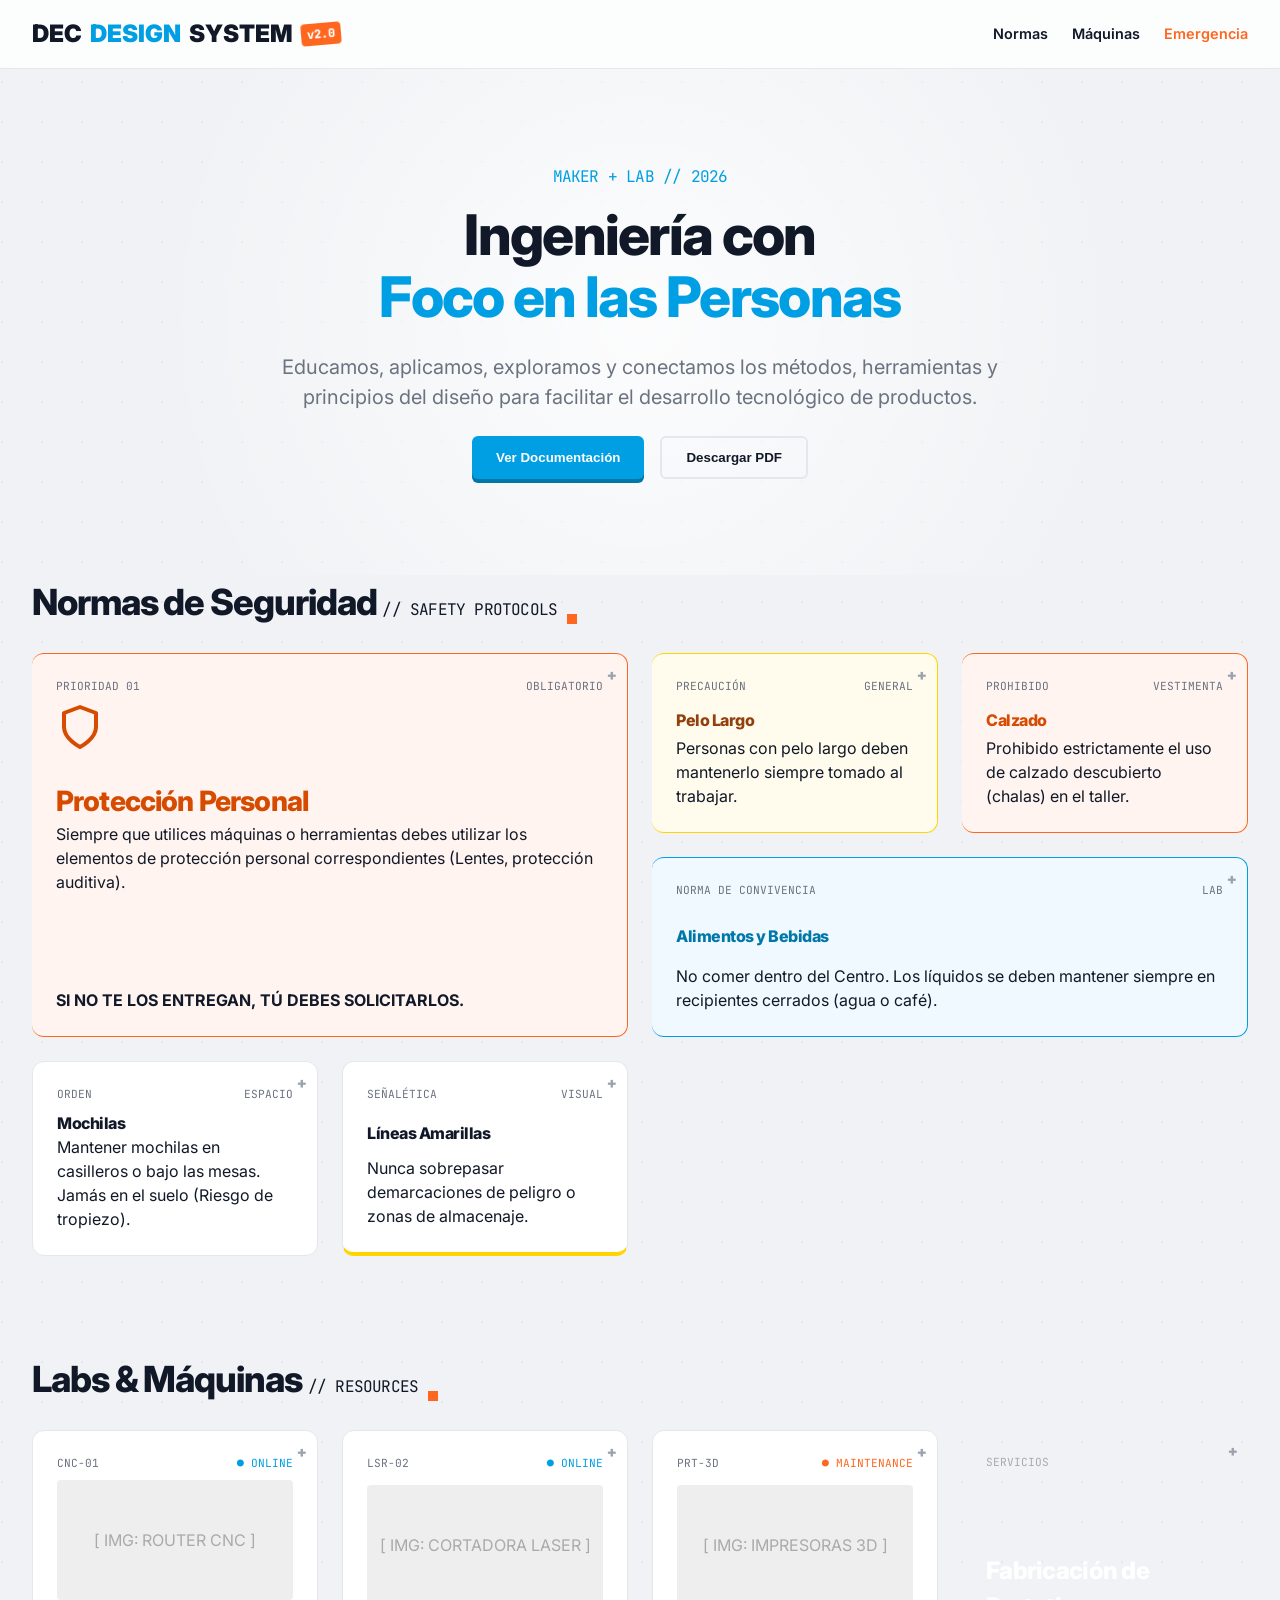
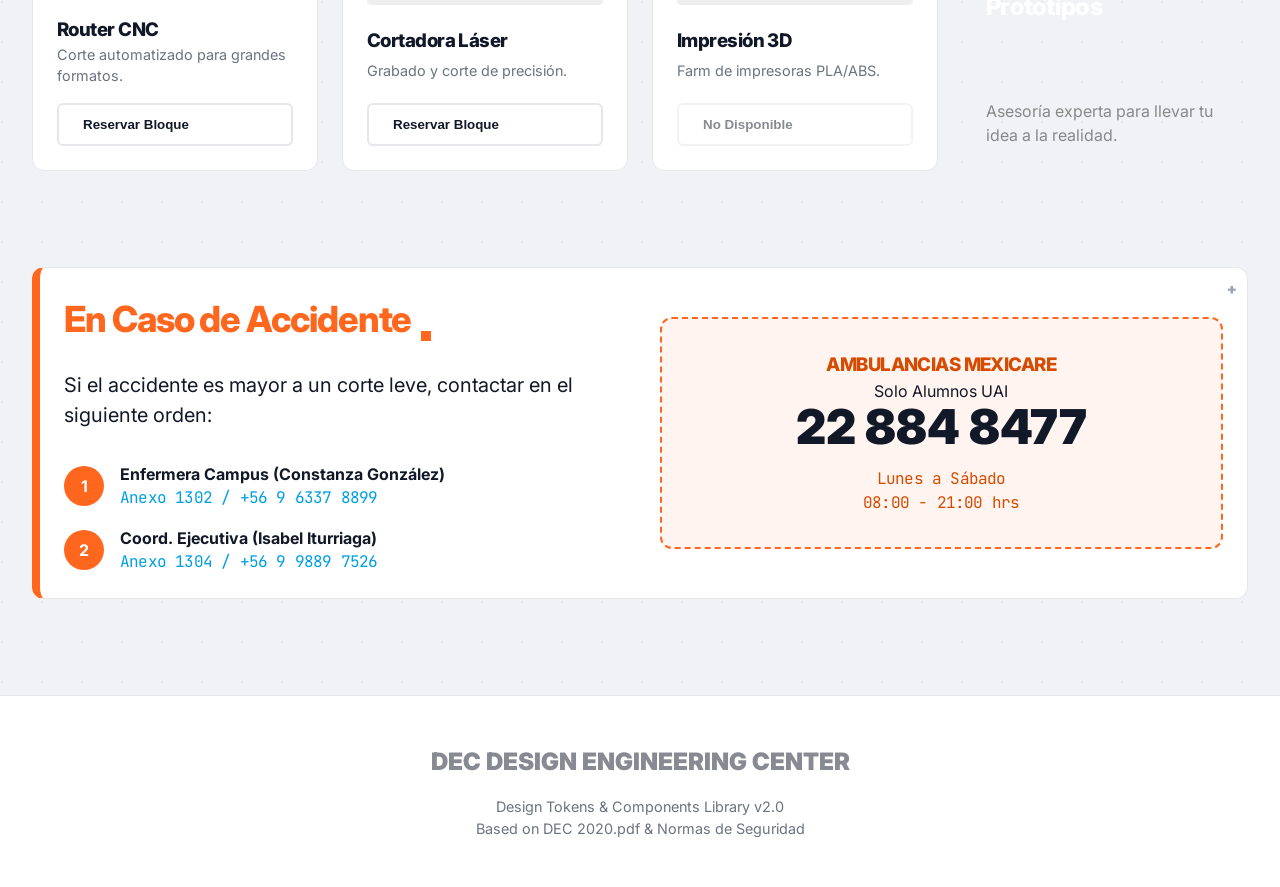
<file: DECDESIGNSYSTEM/DECDESIGNSYSTEM.HTML>
<!DOCTYPE html>
<html lang="es">

<head>
    <meta charset="UTF-8">
    <meta name="viewport" content="width=device-width, initial-scale=1.0">
    <title>DEC Design System | MAKER + LAB</title>
    <!-- Modern Typography: Inter + JetBrains Mono (Tech) -->
    <link rel="preconnect" href="https://fonts.googleapis.com">
    <link rel="preconnect" href="https://fonts.gstatic.com" crossorigin>
    <link
        href="https://fonts.googleapis.com/css2?family=Inter:wght@300;400;600;700;900&family=JetBrains+Mono:wght@400;700&display=swap"
        rel="stylesheet">

    <style>
        /* 
         * =========================================
         * DEC DESIGN SYSTEM - TECH UPGRADE
         * =========================================
         */
        :root {
            /* BRAND CORE */
            --dec-blue-primary: #009FE3;
            --dec-blue-dark: #0077A9;
            --dec-blue-glow: rgba(0, 159, 227, 0.4);

            --dec-orange-safety: #FF671F;
            --dec-orange-dark: #D64B00;
            --dec-orange-glow: rgba(255, 103, 31, 0.4);

            --dec-yellow-warning: #FFD500;

            /* NEUTRAL & TECH */
            --dec-dark-bg: #F0F2F5;
            --dec-panel-bg: #FFFFFF;
            --dec-text-main: #111827;
            --dec-text-muted: #6B7280;
            --dec-border: #E5E7EB;
            --dec-border-active: #9CA3AF;

            /* FONTS */
            --font-sans: 'Inter', system-ui, sans-serif;
            --font-mono: 'JetBrains Mono', monospace;

            /* ANIMATION & DEPTH */
            --ease-punch: cubic-bezier(0.34, 1.56, 0.64, 1);
            --shadow-card: 0 4px 6px -1px rgba(0, 0, 0, 0.05), 0 2px 4px -1px rgba(0, 0, 0, 0.03);
            --shadow-float: 0 20px 25px -5px rgba(0, 0, 0, 0.1), 0 10px 10px -5px rgba(0, 0, 0, 0.04);
            --shadow-glow-blue: 0 0 15px var(--dec-blue-glow);

            /* GRID PATTERN (Encoded SVG) */
            --bg-grid: url('data:image/svg+xml;utf8,<svg width="40" height="40" viewBox="0 0 40 40" xmlns="http://www.w3.org/2000/svg"><circle cx="2" cy="2" r="1" fill="%23cbd5e1" opacity="0.4"/></svg>');
        }

        /* 
         * GLOBAL RESET 
         */
        *,
        *::before,
        *::after {
            box-sizing: border-box;
            margin: 0;
            padding: 0;
        }

        body {
            font-family: var(--font-sans);
            background-color: var(--dec-dark-bg);
            background-image: var(--bg-grid);
            color: var(--dec-text-main);
            line-height: 1.5;
            overflow-x: hidden;
        }

        /* 
         * UTILITIES & TYPOGRAPHY
         */
        h1,
        h2,
        h3,
        h4 {
            letter-spacing: -0.03em;
            font-weight: 800;
        }

        h1 {
            font-size: 3.5rem;
            line-height: 1.1;
        }

        h2 {
            font-size: 2.25rem;
            margin-bottom: 1.5rem;
            position: relative;
            display: inline-block;
        }

        h2::after {
            content: '';
            position: absolute;
            bottom: 5px;
            right: -20px;
            width: 10px;
            height: 10px;
            background: var(--dec-orange-safety);
        }

        .font-mono {
            font-family: var(--font-mono);
            letter-spacing: -0.05em;
        }

        .text-blue {
            color: var(--dec-blue-primary);
        }

        .text-orange {
            color: var(--dec-orange-safety);
        }

        .container {
            max-width: 1280px;
            margin: 0 auto;
            padding: 0 2rem;
        }

        /* 
         * COMPONENTS: NAV
         */
        .navbar {
            position: sticky;
            top: 0;
            z-index: 100;
            background: rgba(255, 255, 255, 0.8);
            backdrop-filter: blur(12px);
            border-bottom: 1px solid var(--dec-border);
            padding: 1rem 0;
        }

        .nav-inner {
            display: flex;
            justify-content: space-between;
            align-items: center;
        }

        .brand {
            font-size: 1.5rem;
            font-weight: 900;
            display: flex;
            align-items: center;
            gap: 0.5rem;
        }

        .brand-tag {
            background: var(--dec-orange-safety);
            color: white;
            font-family: var(--font-mono);
            font-size: 0.75rem;
            padding: 2px 6px;
            border-radius: 4px;
            transform: rotate(-5deg);
        }

        /* 
         * COMPONENTS: CARDS (MECHANICAL)
         */
        .tech-card {
            background: var(--dec-panel-bg);
            border: 1px solid var(--dec-border);
            border-radius: 12px;
            padding: 1.5rem;
            position: relative;
            transition: all 0.3s var(--ease-punch);
            overflow: hidden;
            display: flex;
            flex-direction: column;
            justify-content: space-between;
        }

        /* Decoration: Corner Markers */
        .tech-card::before {
            content: '+';
            position: absolute;
            top: 10px;
            right: 10px;
            font-family: var(--font-mono);
            color: var(--dec-border-active);
            font-weight: 900;
        }

        .tech-card::after {
            content: '';
            position: absolute;
            bottom: 0;
            left: 0;
            width: 0%;
            height: 4px;
            background: var(--dec-blue-primary);
            transition: width 0.3s ease;
        }

        /* Hover Effect: Lift & Border Highlight */
        .tech-card:hover {
            transform: translateY(-8px);
            box-shadow: var(--shadow-float);
            border-color: var(--dec-blue-primary);
        }

        .tech-card:hover::after {
            width: 100%;
        }

        .card-label {
            font-family: var(--font-mono);
            font-size: 0.7rem;
            color: var(--dec-text-muted);
            text-transform: uppercase;
            margin-bottom: 0.5rem;
            display: flex;
            justify-content: space-between;
        }

        /* 
         * BENTO GRID LAYOUTS 
         */
        .bento-grid {
            display: grid;
            grid-template-columns: repeat(4, 1fr);
            grid-auto-rows: minmax(180px, auto);
            gap: 1.5rem;
            margin-bottom: 4rem;
        }

        /* Spans for Bento Effects */
        .span-2 {
            grid-column: span 2;
        }

        .span-4 {
            grid-column: span 4;
        }

        .row-2 {
            grid-row: span 2;
        }

        @media (max-width: 768px) {
            .bento-grid {
                grid-template-columns: 1fr;
            }

            .span-2,
            .span-4 {
                grid-column: span 1;
            }
        }

        /* 
         * SAFETY MODULES
         */
        .safety-box {
            border-left: 6px solid var(--dec-gray-200);
        }

        .safety-box.critical {
            border-color: var(--dec-orange-safety);
            background: #FFF4F0;
        }

        .safety-box.warning {
            border-color: var(--dec-yellow-warning);
            background: #FFFBED;
        }

        .safety-box.info {
            border-color: var(--dec-blue-primary);
            background: #F0F9FF;
        }

        .safety-icon {
            font-size: 2rem;
            margin-bottom: 1rem;
            display: block;
        }

        /* 
         * BUTTONS
         */
        .btn {
            display: inline-flex;
            align-items: center;
            gap: 0.5rem;
            padding: 0.75rem 1.5rem;
            font-weight: 700;
            border-radius: 6px;
            text-decoration: none;
            border: none;
            cursor: pointer;
            transition: transform 0.1s;
        }

        .btn:active {
            transform: scale(0.96);
        }

        .btn-primary {
            background: var(--dec-blue-primary);
            color: white;
            box-shadow: 0 4px 0 var(--dec-blue-dark);
        }

        .btn-primary:active {
            box-shadow: 0 0 0 transparent;
            transform: translateY(4px);
        }

        .btn-ghost {
            background: transparent;
            border: 2px solid var(--dec-border);
            color: var(--dec-text-main);
        }

        .btn-ghost:hover {
            border-color: var(--dec-text-main);
        }

        /* 
         * SECTIONS
         */
        .hero {
            padding: 6rem 0;
            text-align: center;
            background: radial-gradient(circle at 50% 50%, rgba(255, 255, 255, 0.8), transparent 70%);
        }
    </style>
</head>

<body>

    <nav class="navbar">
        <div class="container nav-inner">
            <div class="brand">
                DEC <span class="text-blue">DESIGN</span> SYSTEM <span class="brand-tag">v2.0</span>
            </div>
            <div style="display:flex; gap:1.5rem; font-weight:600; font-size:0.9rem;">
                <a href="#rules" style="color:var(--dec-text-main); text-decoration:none;">Normas</a>
                <a href="#machines" style="color:var(--dec-text-main); text-decoration:none;">Máquinas</a>
                <a href="#emergency" style="color:var(--dec-orange-safety); text-decoration:none;">Emergencia</a>
            </div>
        </div>
    </nav>

    <!-- HERO -->
    <header class="hero">
        <div class="container">
            <div class="font-mono text-blue" style="margin-bottom:1rem;">MAKER + LAB // 2026</div>
            <h1>Ingeniería con <br> <span class="text-blue">Foco en las Personas</span></h1>
            <p style="max-width:60ch; margin: 1.5rem auto; font-size:1.25rem; color:var(--dec-text-muted);">
                Educamos, aplicamos, exploramos y conectamos los métodos, herramientas y principios del diseño para
                facilitar el desarrollo tecnológico de productos.
            </p>
            <div style="display:flex; gap:1rem; justify-content:center;">
                <button class="btn btn-primary">Ver Documentación</button>
                <button class="btn btn-ghost">Descargar PDF</button>
            </div>
        </div>
    </header>

    <main class="container">

        <!-- BENTO GRID: SAFETY RULES -->
        <section id="rules">
            <h2>Normas de Seguridad <span class="font-mono"
                    style="font-size:1rem; color:var(--dec-gray-200); font-weight:400;">// SAFETY PROTOCOLS</span></h2>

            <div class="bento-grid">
                <!-- Large Item: Critical -->
                <div class="tech-card safety-box critical span-2 row-2">
                    <div class="card-label"><span>PRIORIDAD 01</span> <span>OBLIGATORIO</span></div>
                    <span class="safety-icon">
                        <svg width="48" height="48" viewBox="0 0 24 24" fill="none" stroke="currentColor"
                            stroke-width="2" stroke-linecap="round" stroke-linejoin="round"
                            style="color:var(--dec-orange-dark);">
                            <path d="M12 22s8-4 8-10V5l-8-3-8 3v7c0 6 8 10 8 10z" />
                        </svg>
                    </span>
                    <h3 style="font-size:1.75rem; color:var(--dec-orange-dark);">Protección Personal</h3>
                    <p>Siempre que utilices máquinas o herramientas debes utilizar los elementos de protección personal
                        correspondientes (Lentes, protección auditiva).</p>
                    <div style="margin-top:auto; font-weight:bold;">
                        SI NO TE LOS ENTREGAN, TÚ DEBES SOLICITARLOS.
                    </div>
                </div>

                <!-- Regular Item: Hair -->
                <div class="tech-card safety-box warning">
                    <div class="card-label"><span>PRECAUCIÓN</span> <span>GENERAL</span></div>
                    <h4 style="color:#92400E;">Pelo Largo</h4>
                    <p>Personas con pelo largo deben mantenerlo siempre tomado al trabajar.</p>
                </div>

                <!-- Regular Item: Shoes -->
                <div class="tech-card safety-box critical">
                    <div class="card-label"><span>PROHIBIDO</span> <span>VESTIMENTA</span></div>
                    <h4 style="color:var(--dec-orange-dark);">Calzado</h4>
                    <p>Prohibido estrictamente el uso de calzado descubierto (chalas) en el taller.</p>
                </div>

                <!-- Wide Item: Food/Drink -->
                <div class="tech-card safety-box info span-2">
                    <div class="card-label"><span>NORMA DE CONVIVENCIA</span> <span>LAB</span></div>
                    <h4 style="color:var(--dec-blue-dark);">Alimentos y Bebidas</h4>
                    <p>No comer dentro del Centro. Los líquidos se deben mantener siempre en recipientes cerrados (agua
                        o café).</p>
                </div>

                <!-- Regular Item: Bags -->
                <div class="tech-card">
                    <div class="card-label"><span>ORDEN</span> <span>ESPACIO</span></div>
                    <h4>Mochilas</h4>
                    <p>Mantener mochilas en casilleros o bajo las mesas. Jamás en el suelo (Riesgo de tropiezo).</p>
                </div>

                <!-- Regular Item: Floor -->
                <div class="tech-card" style="border-bottom: 4px solid var(--dec-yellow-warning);">
                    <div class="card-label"><span>SEÑALÉTICA</span> <span>VISUAL</span></div>
                    <h4>Líneas Amarillas</h4>
                    <p>Nunca sobrepasar demarcaciones de peligro o zonas de almacenaje.</p>
                </div>
            </div>
        </section>

        <!-- MACHINES GRID -->
        <section id="machines" style="margin-top:6rem;">
            <h2>Labs & Máquinas <span class="font-mono"
                    style="font-size:1rem; color:var(--dec-gray-200); font-weight:400;">// RESOURCES</span></h2>

            <div class="bento-grid">
                <!-- Machine 1 -->
                <div class="tech-card">
                    <div class="card-label"><span>CNC-01</span> <span class="text-blue">● ONLINE</span></div>
                    <div
                        style="height:120px; background:#eee; margin-bottom:1rem; border-radius:4px; display:flex; align-items:center; justify-content:center; color:#aaa;">
                        [ IMG: ROUTER CNC ]
                    </div>
                    <h3>Router CNC</h3>
                    <p style="font-size:0.9rem; color:var(--dec-text-muted);">
                        Corte automatizado para grandes formatos.
                    </p>
                    <button class="btn btn-ghost" style="margin-top:1rem; width:100%;">Reservar Bloque</button>
                </div>

                <!-- Machine 2 -->
                <div class="tech-card">
                    <div class="card-label"><span>LSR-02</span> <span class="text-blue">● ONLINE</span></div>
                    <div
                        style="height:120px; background:#eee; margin-bottom:1rem; border-radius:4px; display:flex; align-items:center; justify-content:center; color:#aaa;">
                        [ IMG: CORTADORA LASER ]
                    </div>
                    <h3>Cortadora Láser</h3>
                    <p style="font-size:0.9rem; color:var(--dec-text-muted);">
                        Grabado y corte de precisión.
                    </p>
                    <button class="btn btn-ghost" style="margin-top:1rem; width:100%;">Reservar Bloque</button>
                </div>

                <!-- Machine 3 -->
                <div class="tech-card">
                    <div class="card-label"><span>PRT-3D</span> <span class="text-orange">● MAINTENANCE</span></div>
                    <div
                        style="height:120px; background:#eee; margin-bottom:1rem; border-radius:4px; display:flex; align-items:center; justify-content:center; color:#aaa;">
                        [ IMG: IMPRESORAS 3D ]
                    </div>
                    <h3>Impresión 3D</h3>
                    <p style="font-size:0.9rem; color:var(--dec-text-muted);">
                        Farm de impresoras PLA/ABS.
                    </p>
                    <button class="btn btn-ghost"
                        style="margin-top:1rem; width:100%; opacity:0.5; cursor:not-allowed;">No Disponible</button>
                </div>

                <!-- Feature: Prototyping -->
                <div class="tech-card span-1" style="background: var(--dec-gray-900); color:white; border:none;">
                    <div class="card-label" style="color:#aaa;"><span>SERVICIOS</span></div>
                    <h3 style="font-size:1.5rem;">Fabricación de Prototipos</h3>
                    <p style="color:#888;">Asesoría experta para llevar tu idea a la realidad.</p>
                </div>
            </div>
        </section>

        <!-- EMERGENCY SECTION -->
        <section id="emergency" style="margin-top:6rem; margin-bottom:6rem;">
            <div class="tech-card" style="border-left:8px solid var(--dec-orange-safety);">
                <div style="display:grid; grid-template-columns: 1fr 1fr; gap:2rem; align-items:center;">
                    <div>
                        <h2 style="color:var(--dec-orange-safety); margin-top:0;">En Caso de Accidente</h2>
                        <p style="font-size:1.25rem;">Si el accidente es mayor a un corte leve, contactar en el
                            siguiente orden:</p>

                        <div style="display:flex; flex-direction:column; gap:1rem; margin-top:2rem;">
                            <!-- Contact 1 -->
                            <div style="display:flex; gap:1rem; align-items:center;">
                                <div
                                    style="background:var(--dec-orange-safety); color:white; width:40px; height:40px; border-radius:50%; display:flex; align-items:center; justify-content:center; font-weight:bold;">
                                    1</div>
                                <div>
                                    <div style="font-weight:bold;">Enfermera Campus (Constanza González)</div>
                                    <div class="font-mono text-blue">Anexo 1302 / +56 9 6337 8899</div>
                                </div>
                            </div>
                            <!-- Contact 2 -->
                            <div style="display:flex; gap:1rem; align-items:center;">
                                <div
                                    style="background:var(--dec-orange-safety); color:white; width:40px; height:40px; border-radius:50%; display:flex; align-items:center; justify-content:center; font-weight:bold;">
                                    2</div>
                                <div>
                                    <div style="font-weight:bold;">Coord. Ejecutiva (Isabel Iturriaga)</div>
                                    <div class="font-mono text-blue">Anexo 1304 / +56 9 9889 7526</div>
                                </div>
                            </div>
                        </div>
                    </div>

                    <div
                        style="background:#FFF4F0; padding:2rem; border-radius:12px; text-align:center; border:2px dashed var(--dec-orange-safety);">
                        <h3 style="color:var(--dec-orange-dark);">AMBULANCIAS MEXICARE</h3>
                        <p>Solo Alumnos UAI</p>
                        <div style="font-size:3rem; font-weight:900; color:var(--dec-text-main); line-height:1;">22 884
                            8477</div>
                        <div class="font-mono" style="margin-top:1rem; color:var(--dec-orange-dark);">Lunes a Sábado
                            <br> 08:00 - 21:00 hrs
                        </div>
                    </div>
                </div>
            </div>
        </section>

    </main>

    <footer style="background:white; border-top:1px solid var(--dec-border); padding:3rem 0; text-align:center;">
        <div class="container">
            <div class="brand" style="justify-content:center; margin-bottom:1rem; opacity:0.5;">
                DEC DESIGN ENGINEERING CENTER
            </div>
            <p style="color:var(--dec-text-muted); font-size:0.9rem;">
                Design Tokens & Components Library v2.0 <br>
                Based on DEC 2020.pdf & Normas de Seguridad
            </p>
        </div>
    </footer>

</body>

</html>
</file>
